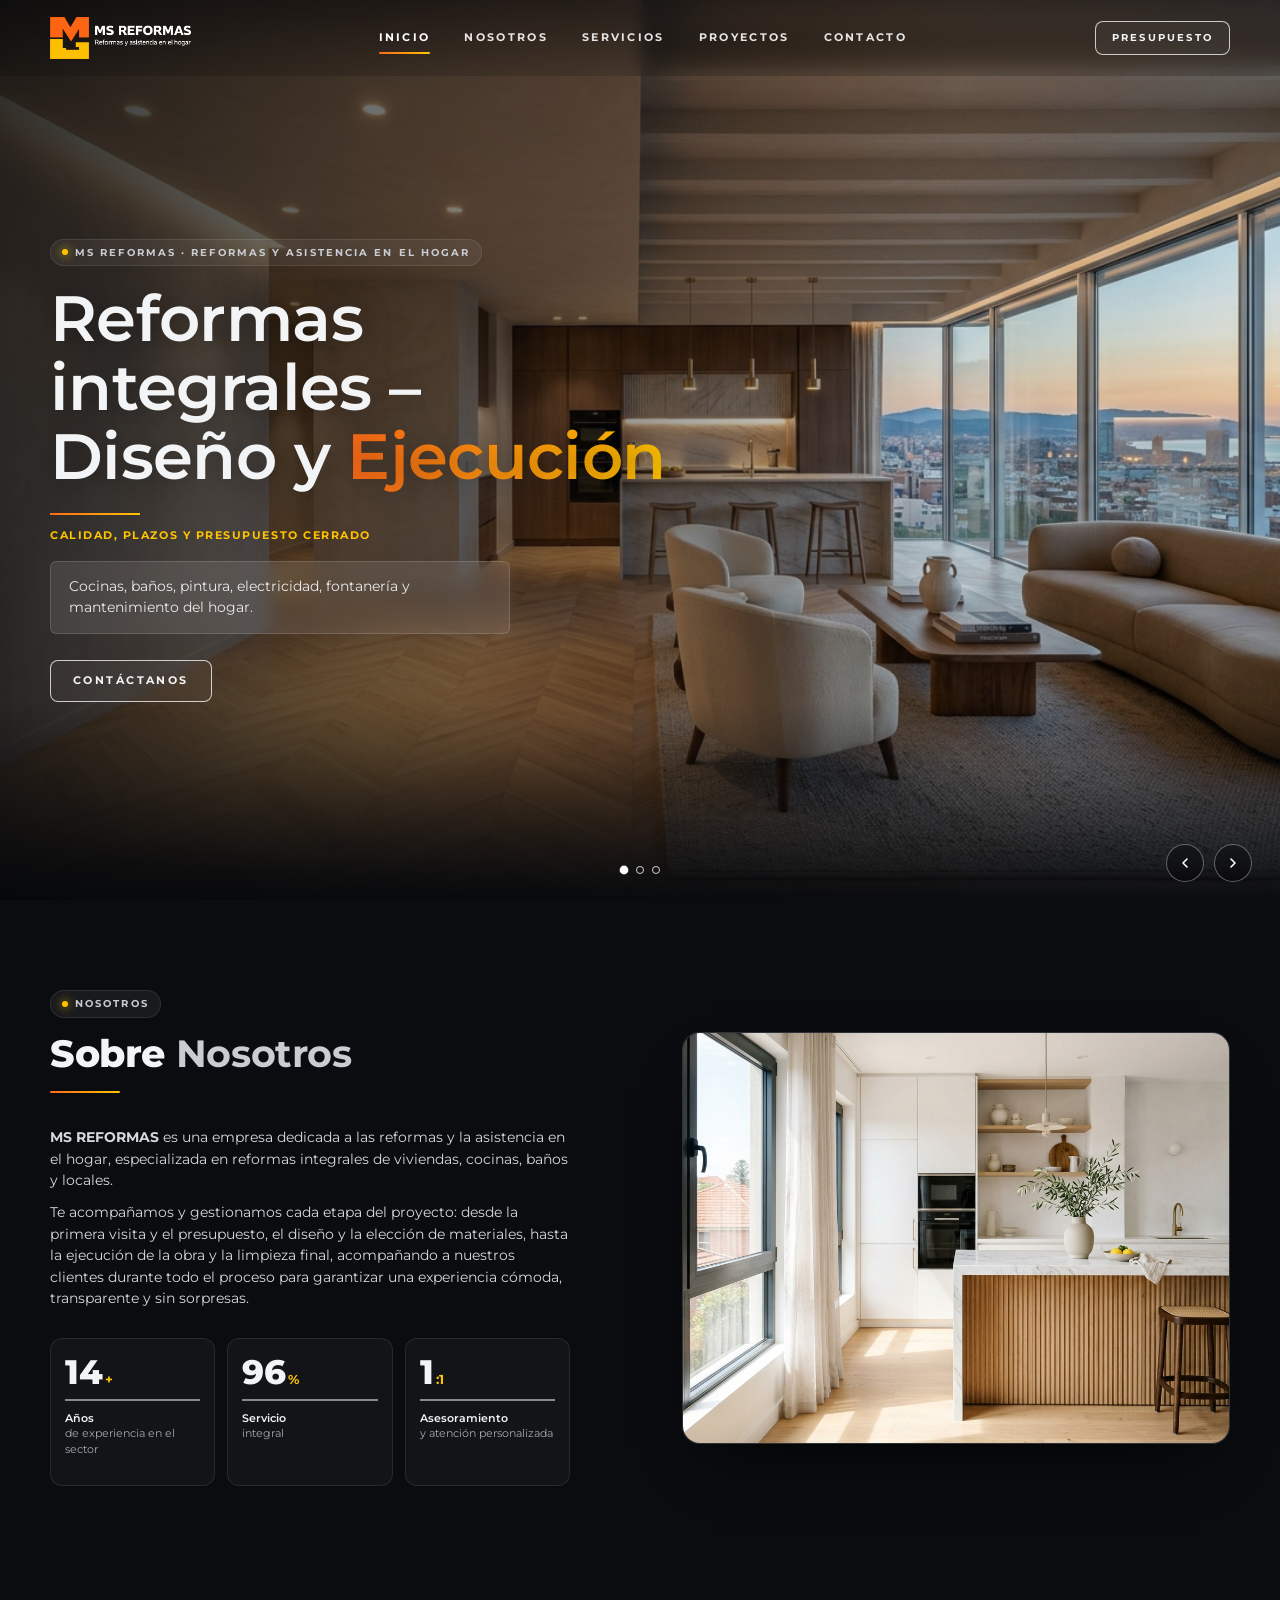
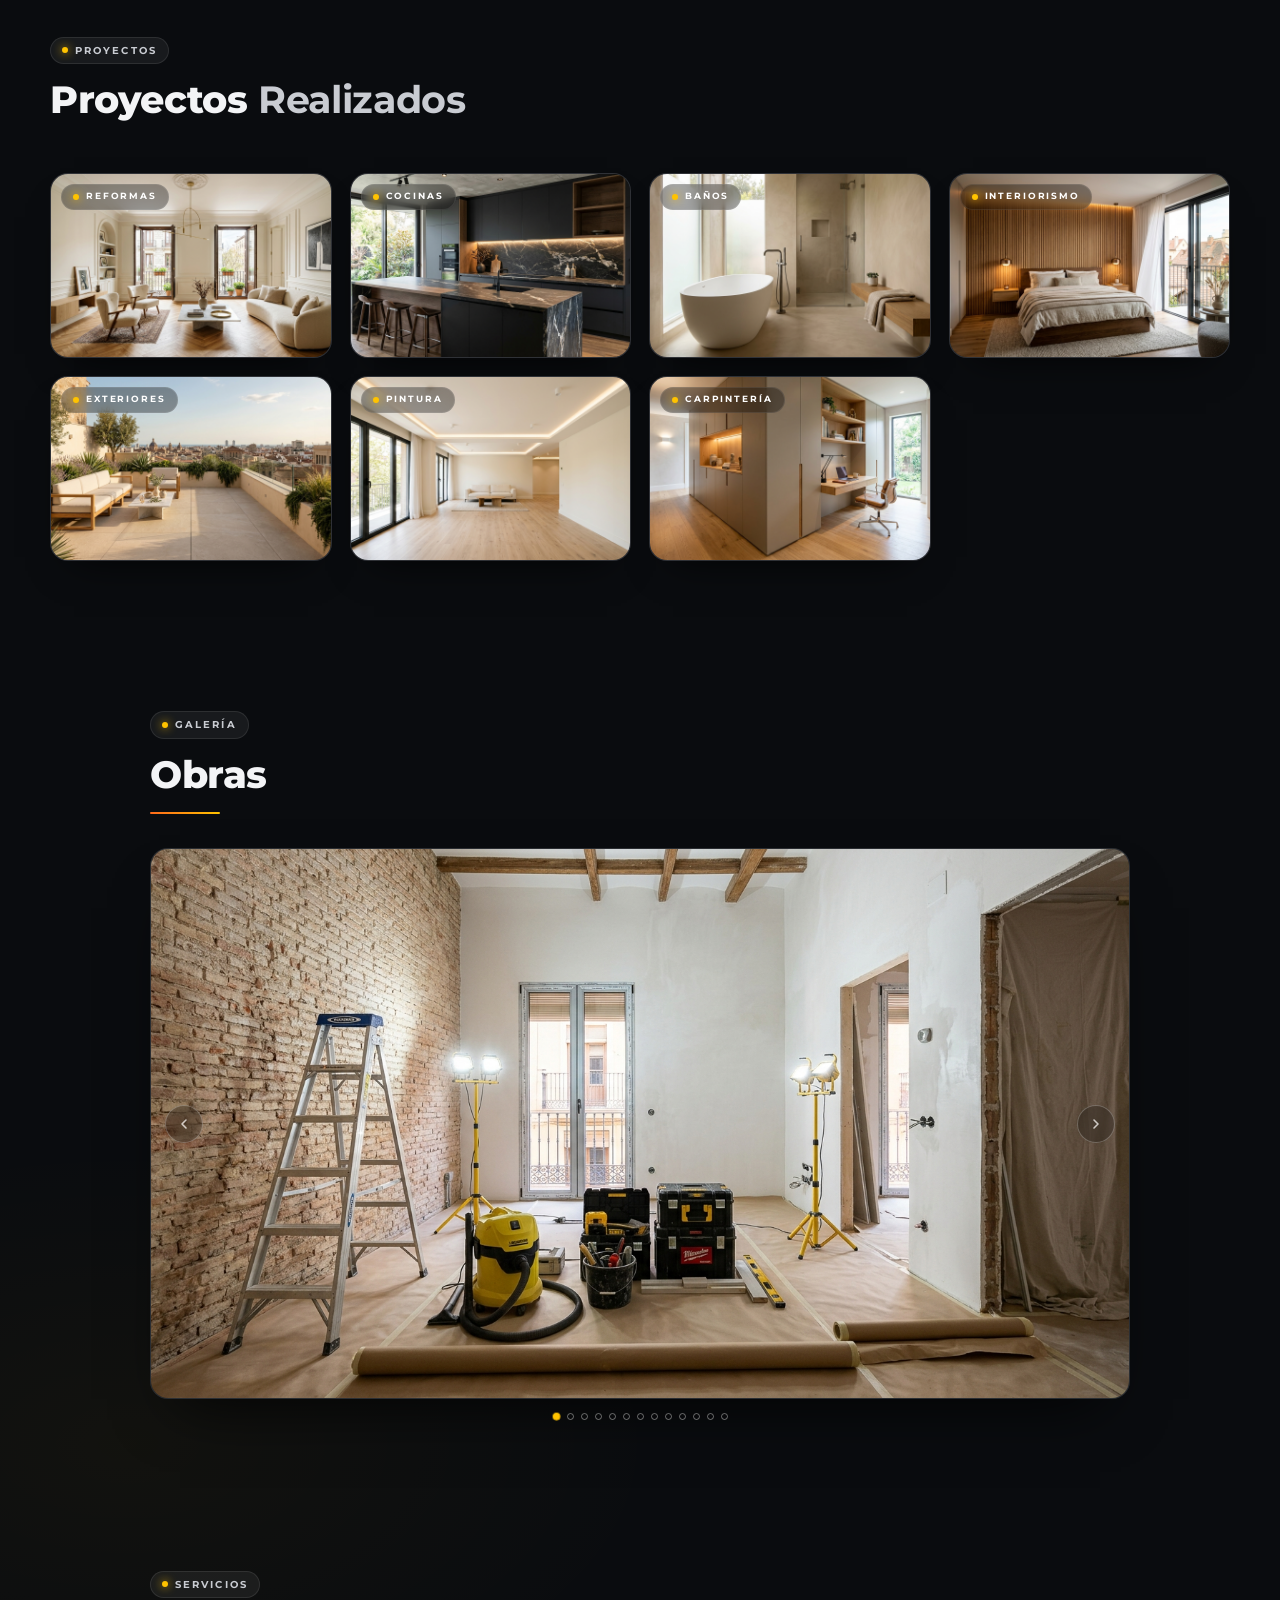
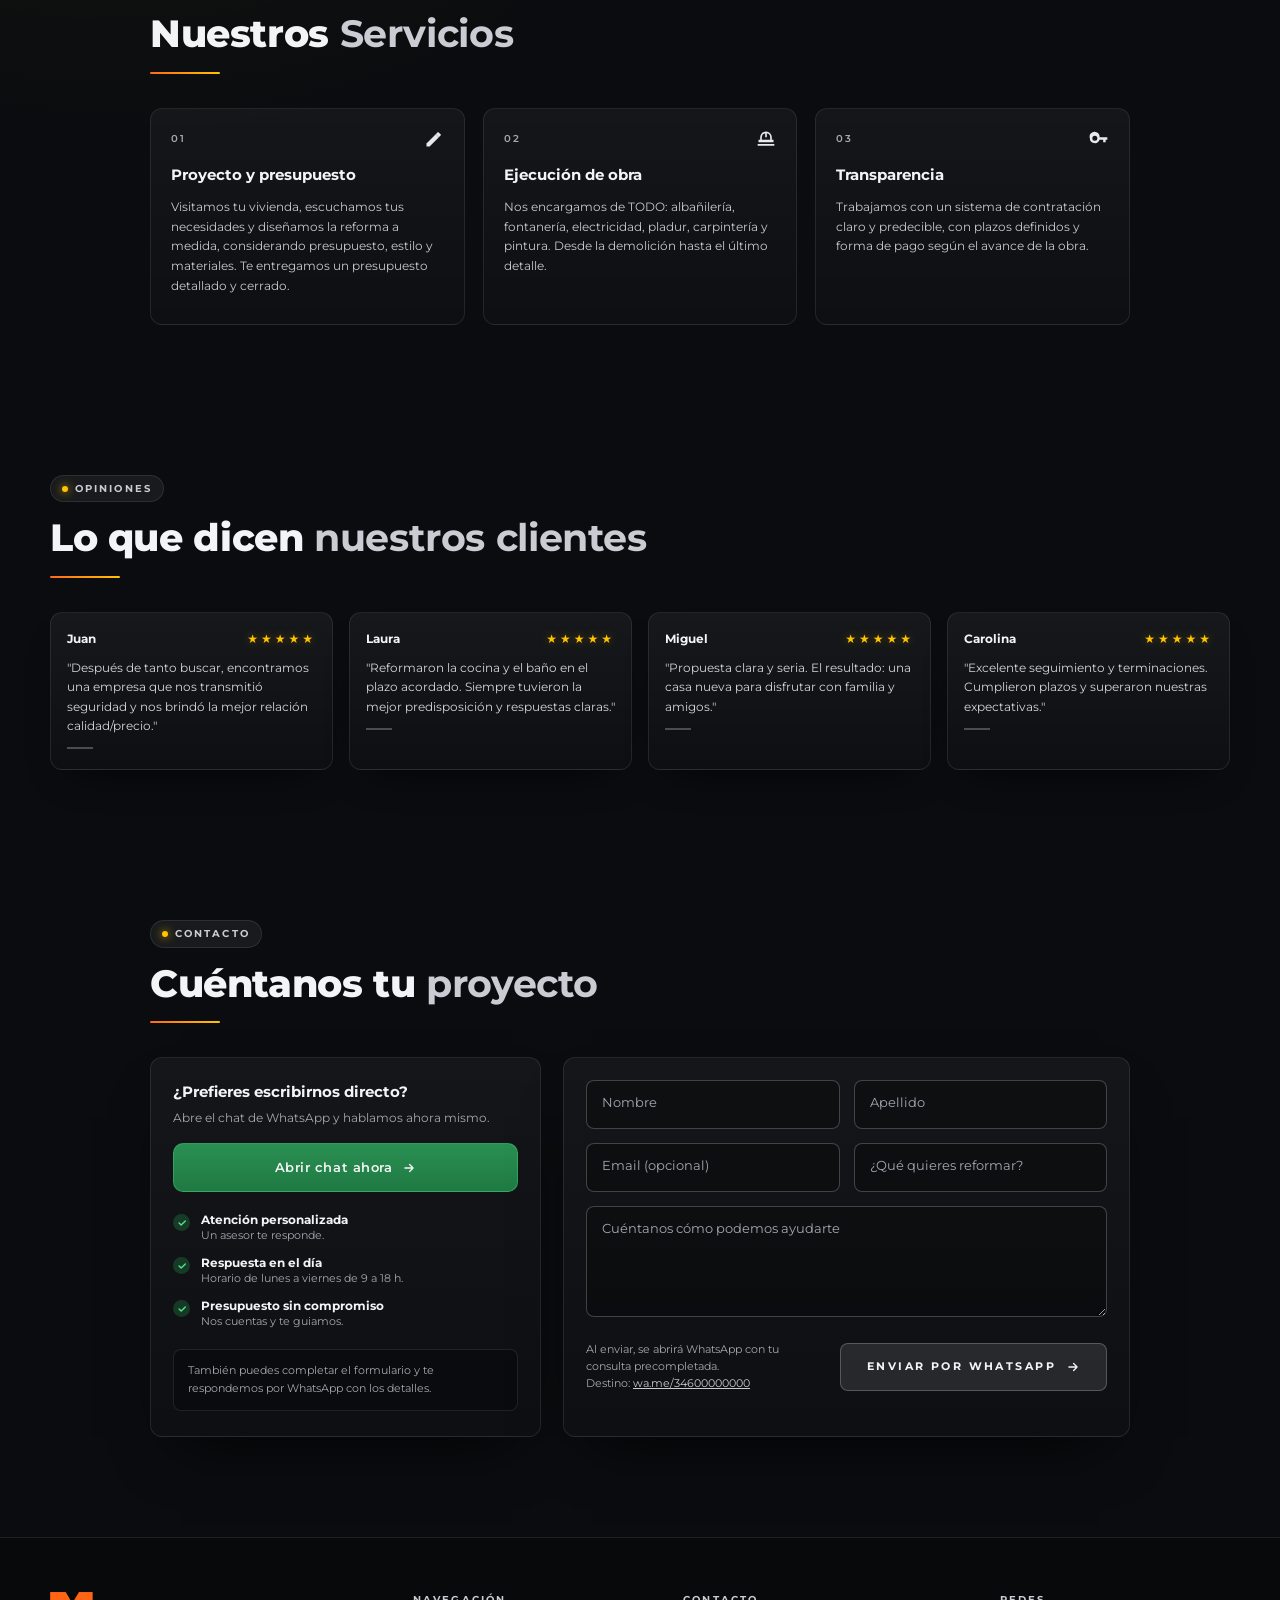
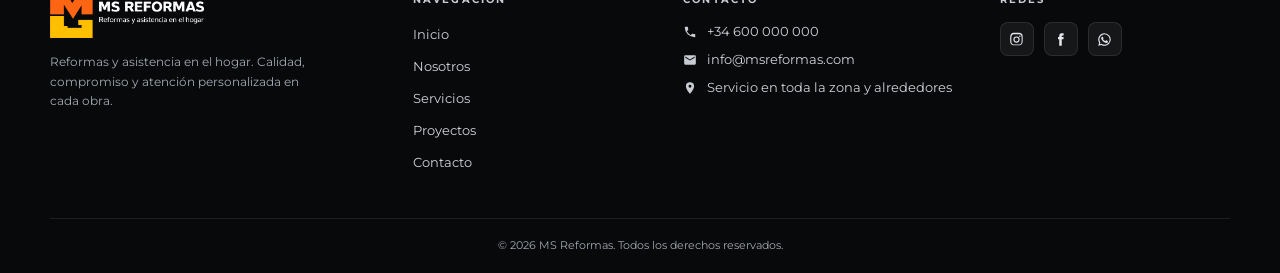
<file: index.html>
<!DOCTYPE html>
<html lang="es">
<head>
  <meta charset="UTF-8" />
  <meta name="viewport" content="width=device-width, initial-scale=1.0" />
  <title>MS Reformas | Reformas y asistencia en el hogar</title>
  <meta name="description" content="MS Reformas: reformas integrales, cocinas, baños, pintura, electricidad, fontanería y mantenimiento del hogar. Pide tu presupuesto sin compromiso." />
  <link rel="icon" type="image/png" href="assets/img/favicon.png" />
  <link rel="preconnect" href="https://fonts.googleapis.com" />
  <link rel="preconnect" href="https://fonts.gstatic.com" crossorigin />
  <link href="https://fonts.googleapis.com/css2?family=Montserrat:wght@400;500;600;700;800&display=swap" rel="stylesheet" />
  <link rel="stylesheet" href="assets/css/styles.css" />
</head>
<body>

  <!-- ================= HEADER ================= -->
  <header class="header" id="header">
    <div class="container header__inner">
      <a href="index.html#inicio" class="header__logo" aria-label="MS Reformas – Inicio">
        <img src="assets/img/logo.png" alt="MS Reformas" />
      </a>
      <nav class="nav" id="nav">
        <a href="index.html#inicio" class="nav__link">Inicio</a>
        <a href="index.html#nosotros" class="nav__link">Nosotros</a>
        <a href="index.html#servicios" class="nav__link">Servicios</a>
        <a href="index.html#proyectos" class="nav__link">Proyectos</a>
        <a href="index.html#contacto" class="nav__link">Contacto</a>
        <a href="index.html#contacto" class="btn btn--outline nav__cta-mobile">Presupuesto</a>
      </nav>
      <a href="index.html#contacto" class="btn btn--outline header__cta">Presupuesto</a>
      <button class="burger" id="burger" aria-label="Abrir menú" aria-expanded="false">
        <span></span><span></span><span></span>
      </button>
    </div>
  </header>

  <main>
    <!-- ================= HERO ================= -->
    <section class="hero" id="inicio">
      <div class="hero__slides">
        <div class="hero__slide is-active" style="background-image:url('assets/img/hero-1.jpg')"></div>
        <div class="hero__slide" style="background-image:url('assets/img/hero-2.jpg')"></div>
        <div class="hero__slide" style="background-image:url('assets/img/hero-3.jpg')"></div>
      </div>
      <div class="hero__overlay"></div>

      <div class="container hero__content">
        <span class="badge hero__badge"><i></i>MS Reformas · Reformas y asistencia en el hogar</span>
        <h1 class="hero__title">Reformas integrales –<br />Diseño y <span class="text-grad">Ejecución</span></h1>
        <span class="hero__line"></span>
        <p class="hero__eyebrow">Calidad, plazos y presupuesto cerrado</p>
        <p class="hero__glass">Cocinas, baños, pintura, electricidad, fontanería y mantenimiento del hogar.</p>
        <a href="#contacto" class="btn btn--outline hero__btn">Contáctanos</a>
      </div>

      <div class="hero__dots" id="heroDots"></div>
      <div class="hero__arrows">
        <button class="circle-btn" id="heroPrev" aria-label="Anterior">
          <svg viewBox="0 0 24 24"><path d="M15 18l-6-6 6-6"/></svg>
        </button>
        <button class="circle-btn" id="heroNext" aria-label="Siguiente">
          <svg viewBox="0 0 24 24"><path d="M9 6l6 6-6 6"/></svg>
        </button>
      </div>
    </section>

    <!-- ================= SOBRE NOSOTROS ================= -->
    <section class="section about" id="nosotros">
      <div class="container about__grid">
        <div class="about__text">
          <span class="badge reveal"><i></i>Nosotros</span>
          <h2 class="section__title reveal">Sobre <span class="text-soft">Nosotros</span></h2>
          <span class="section__bar reveal"></span>
          <p class="reveal">
            <strong>MS REFORMAS</strong> es una empresa dedicada a las reformas y la asistencia en el hogar,
            especializada en reformas integrales de viviendas, cocinas, baños y locales.
          </p>
          <p class="reveal">
            Te acompañamos y gestionamos cada etapa del proyecto: desde la primera visita y el presupuesto,
            el diseño y la elección de materiales, hasta la ejecución de la obra y la limpieza final,
            acompañando a nuestros clientes durante todo el proceso para garantizar una experiencia
            cómoda, transparente y sin sorpresas.
          </p>

          <div class="stats">
            <div class="stat reveal">
              <div class="stat__num"><span data-count="15">0</span><small>+</small></div>
              <span class="stat__bar"></span>
              <p><b>Años</b>de experiencia en el sector</p>
            </div>
            <div class="stat reveal">
              <div class="stat__num"><span data-count="100">0</span><small>%</small></div>
              <span class="stat__bar"></span>
              <p><b>Servicio</b>integral</p>
            </div>
            <div class="stat reveal">
              <div class="stat__num"><span data-count="1">0</span><small>:1</small></div>
              <span class="stat__bar"></span>
              <p><b>Asesoramiento</b>y atención personalizada</p>
            </div>
          </div>
        </div>

        <div class="about__media reveal">
          <img src="assets/img/about.jpg" alt="Cocina reformada por MS Reformas" loading="lazy" />
        </div>
      </div>
    </section>

    <!-- ================= PROYECTOS ================= -->
    <section class="section" id="proyectos">
      <div class="container">
        <span class="badge reveal"><i></i>Proyectos</span>
        <h2 class="section__title reveal">Proyectos <span class="text-soft">Realizados</span></h2>
        <span class="section__bar reveal"></span>
        <div class="projects" id="projectsGrid"></div>
      </div>
    </section>

    <!-- ================= OBRAS (GALERÍA) ================= -->
    <section class="section" id="obras">
      <div class="container container--narrow">
        <span class="badge reveal"><i></i>Galería</span>
        <h2 class="section__title reveal">Obras</h2>
        <span class="section__bar reveal"></span>

        <div class="carousel reveal" id="galleryCarousel">
          <div class="carousel__track"></div>
          <button class="circle-btn carousel__prev" aria-label="Anterior">
            <svg viewBox="0 0 24 24"><path d="M15 18l-6-6 6-6"/></svg>
          </button>
          <button class="circle-btn carousel__next" aria-label="Siguiente">
            <svg viewBox="0 0 24 24"><path d="M9 6l6 6-6 6"/></svg>
          </button>
        </div>
        <div class="carousel__dots" id="galleryDots"></div>
      </div>
    </section>

    <!-- ================= SERVICIOS ================= -->
    <section class="section" id="servicios">
      <div class="container container--narrow">
        <span class="badge reveal"><i></i>Servicios</span>
        <h2 class="section__title reveal">Nuestros <span class="text-soft">Servicios</span></h2>
        <span class="section__bar reveal"></span>

        <div class="services">
          <article class="service reveal">
            <div class="service__head">
              <span class="service__num">01</span>
              <svg class="service__icon" viewBox="0 0 24 24"><path d="M3 17.25V21h3.75L17.81 9.94l-3.75-3.75L3 17.25z"/><path d="M14.06 6.19l3.75 3.75 2.13-2.13a1 1 0 000-1.41l-2.34-2.34a1 1 0 00-1.41 0l-2.13 2.13z"/></svg>
            </div>
            <h3>Proyecto y presupuesto</h3>
            <p>Visitamos tu vivienda, escuchamos tus necesidades y diseñamos la reforma a medida, considerando
              presupuesto, estilo y materiales. Te entregamos un presupuesto detallado y cerrado.</p>
          </article>
          <article class="service reveal">
            <div class="service__head">
              <span class="service__num">02</span>
              <svg class="service__icon" viewBox="0 0 24 24"><path d="M12 3a7 7 0 00-7 7v3H3v3h18v-3h-2v-3a7 7 0 00-7-7zm-1 2.08V10h2V5.08A5 5 0 0117 10v3H7v-3a5 5 0 014-4.92zM2 18h20v2H2z"/></svg>
            </div>
            <h3>Ejecución de obra</h3>
            <p>Nos encargamos de TODO: albañilería, fontanería, electricidad, pladur, carpintería y pintura.
              Desde la demolición hasta el último detalle.</p>
          </article>
          <article class="service reveal">
            <div class="service__head">
              <span class="service__num">03</span>
              <svg class="service__icon" viewBox="0 0 24 24"><path d="M7 14a3 3 0 110-6 3 3 0 010 6zm5.65-4A6 6 0 101 11a6 6 0 0011.65 2H17v3h3v-3h2v-3H12.65z"/></svg>
            </div>
            <h3>Transparencia</h3>
            <p>Trabajamos con un sistema de contratación claro y predecible, con plazos definidos y forma de
              pago según el avance de la obra.</p>
          </article>
        </div>
      </div>
    </section>

    <!-- ================= TESTIMONIOS ================= -->
    <section class="section" id="testimonios">
      <div class="container">
        <span class="badge reveal"><i></i>Opiniones</span>
        <h2 class="section__title reveal">Lo que dicen <span class="text-soft">nuestros clientes</span></h2>
        <span class="section__bar reveal"></span>

        <div class="testimonials">
          <article class="testimonial reveal">
            <div class="testimonial__head"><b>Juan</b><span class="stars">★★★★★</span></div>
            <p>"Después de tanto buscar, encontramos una empresa que nos transmitió seguridad y nos brindó la mejor relación calidad/precio."</p>
            <span class="testimonial__line"></span>
          </article>
          <article class="testimonial reveal">
            <div class="testimonial__head"><b>Laura</b><span class="stars">★★★★★</span></div>
            <p>"Reformaron la cocina y el baño en el plazo acordado. Siempre tuvieron la mejor predisposición y respuestas claras."</p>
            <span class="testimonial__line"></span>
          </article>
          <article class="testimonial reveal">
            <div class="testimonial__head"><b>Miguel</b><span class="stars">★★★★★</span></div>
            <p>"Propuesta clara y seria. El resultado: una casa nueva para disfrutar con familia y amigos."</p>
            <span class="testimonial__line"></span>
          </article>
          <article class="testimonial reveal">
            <div class="testimonial__head"><b>Carolina</b><span class="stars">★★★★★</span></div>
            <p>"Excelente seguimiento y terminaciones. Cumplieron plazos y superaron nuestras expectativas."</p>
            <span class="testimonial__line"></span>
          </article>
        </div>
      </div>
    </section>

    <!-- ================= CONTACTO ================= -->
    <section class="section" id="contacto">
      <div class="container container--narrow">
        <span class="badge reveal"><i></i>Contacto</span>
        <h2 class="section__title reveal">Cuéntanos tu <span class="text-soft">proyecto</span></h2>
        <span class="section__bar reveal"></span>

        <div class="contact">
          <aside class="contact__card reveal">
            <h3>¿Prefieres escribirnos directo?</h3>
            <p class="muted">Abre el chat de WhatsApp y hablamos ahora mismo.</p>
            <a href="#" class="btn btn--wa" data-wa-link target="_blank" rel="noopener">
              Abrir chat ahora
              <svg viewBox="0 0 24 24"><path d="M5 12h14M13 6l6 6-6 6"/></svg>
            </a>
            <ul class="checks">
              <li><b>Atención personalizada</b><span>Un asesor te responde.</span></li>
              <li><b>Respuesta en el día</b><span>Horario de lunes a viernes de 9 a 18 h.</span></li>
              <li><b>Presupuesto sin compromiso</b><span>Nos cuentas y te guiamos.</span></li>
            </ul>
            <p class="contact__note">También puedes completar el formulario y te respondemos por WhatsApp con los detalles.</p>
          </aside>

          <form class="contact__form reveal" id="contactForm" novalidate>
            <div class="form-grid">
              <div class="field">
                <input type="text" id="fNombre" name="nombre" placeholder=" " required />
                <label for="fNombre">Nombre</label>
              </div>
              <div class="field">
                <input type="text" id="fApellido" name="apellido" placeholder=" " />
                <label for="fApellido">Apellido</label>
              </div>
              <div class="field">
                <input type="email" id="fEmail" name="email" placeholder=" " />
                <label for="fEmail">Email (opcional)</label>
              </div>
              <div class="field">
                <input type="text" id="fZona" name="zona" placeholder=" " />
                <label for="fZona">¿Qué quieres reformar?</label>
              </div>
              <div class="field field--full">
                <textarea id="fMensaje" name="mensaje" rows="4" placeholder=" " required></textarea>
                <label for="fMensaje">Cuéntanos cómo podemos ayudarte</label>
              </div>
            </div>
            <div class="form-foot">
              <div class="form-foot__info">
                <p>Al enviar, se abrirá WhatsApp con tu consulta precompletada.</p>
                <p>Destino: <a href="#" data-wa-link data-wa-text target="_blank" rel="noopener"></a></p>
              </div>
              <button type="submit" class="btn btn--solid">
                Enviar por WhatsApp
                <svg viewBox="0 0 24 24"><path d="M5 12h14M13 6l6 6-6 6"/></svg>
              </button>
            </div>
            <p class="form-error" id="formError" role="alert"></p>
          </form>
        </div>
      </div>
    </section>
  </main>

  <!-- ================= FOOTER ================= -->
  <footer class="footer">
    <div class="container footer__grid">
      <div class="footer__brand">
        <img src="assets/img/logo.png" alt="MS Reformas" />
        <p>Reformas y asistencia en el hogar. Calidad, compromiso y atención personalizada en cada obra.</p>
      </div>
      <div>
        <h4>Navegación</h4>
        <ul>
          <li><a href="index.html#inicio">Inicio</a></li>
          <li><a href="index.html#nosotros">Nosotros</a></li>
          <li><a href="index.html#servicios">Servicios</a></li>
          <li><a href="index.html#proyectos">Proyectos</a></li>
          <li><a href="index.html#contacto">Contacto</a></li>
        </ul>
      </div>
      <div>
        <h4>Contacto</h4>
        <ul class="footer__contact">
          <li><svg viewBox="0 0 24 24"><path d="M6.6 10.8a15.1 15.1 0 006.6 6.6l2.2-2.2a1 1 0 011-.25 11.4 11.4 0 003.6.57 1 1 0 011 1V20a1 1 0 01-1 1A17 17 0 013 4a1 1 0 011-1h3.5a1 1 0 011 1c0 1.25.2 2.45.57 3.57a1 1 0 01-.25 1z"/></svg><a href="#" data-phone></a></li>
          <li><svg viewBox="0 0 24 24"><path d="M20 4H4a2 2 0 00-2 2v12a2 2 0 002 2h16a2 2 0 002-2V6a2 2 0 00-2-2zm0 4l-8 5-8-5V6l8 5 8-5z"/></svg><a href="#" data-email></a></li>
          <li><svg viewBox="0 0 24 24"><path d="M12 2a7 7 0 00-7 7c0 5.25 7 13 7 13s7-7.75 7-13a7 7 0 00-7-7zm0 9.5A2.5 2.5 0 1112 6.5a2.5 2.5 0 010 5z"/></svg><span data-location></span></li>
        </ul>
      </div>
      <div>
        <h4>Redes</h4>
        <div class="socials">
          <a href="#" data-instagram aria-label="Instagram" target="_blank" rel="noopener">
            <svg viewBox="0 0 24 24"><path d="M12 7a5 5 0 100 10 5 5 0 000-10zm0 8.2a3.2 3.2 0 110-6.4 3.2 3.2 0 010 6.4zM17.3 5.5a1.2 1.2 0 100 2.4 1.2 1.2 0 000-2.4zM21.9 7.1c-.1-1.6-.4-3-1.6-4.2S17.7 1.3 16.1 1.2C14.4 1.1 9.6 1.1 7.9 1.2 6.3 1.3 4.9 1.6 3.7 2.8S2.1 5.5 2 7.1c-.1 1.7-.1 6.5 0 8.2.1 1.6.4 3 1.6 4.2s2.6 1.5 4.2 1.6c1.7.1 6.5.1 8.2 0 1.6-.1 3-.4 4.2-1.6s1.5-2.6 1.6-4.2c.1-1.7.1-6.5 0-8.2zM19.8 17.6a3.3 3.3 0 01-1.9 1.9c-1.3.5-4.4.4-5.9.4s-4.6.1-5.9-.4a3.3 3.3 0 01-1.9-1.9c-.5-1.3-.4-4.4-.4-5.9s-.1-4.6.4-5.9a3.3 3.3 0 011.9-1.9c1.3-.5 4.4-.4 5.9-.4s4.6-.1 5.9.4a3.3 3.3 0 011.9 1.9c.5 1.3.4 4.4.4 5.9s.1 4.6-.4 5.9z"/></svg>
          </a>
          <a href="#" data-facebook aria-label="Facebook" target="_blank" rel="noopener">
            <svg viewBox="0 0 24 24"><path d="M14 8V6.5c0-.7.5-1 1-1h2V2h-3c-3 0-4 2-4 4.5V8H8v3.5h2V22h4V11.5h2.7L17 8h-3z"/></svg>
          </a>
          <a href="#" data-wa-link aria-label="WhatsApp" target="_blank" rel="noopener">
            <svg viewBox="0 0 24 24"><path d="M12 2a10 10 0 00-8.6 15.1L2 22l5-1.3A10 10 0 1012 2zm0 18.2a8.2 8.2 0 01-4.2-1.2l-.3-.2-3 .8.8-2.9-.2-.3A8.2 8.2 0 1112 20.2zm4.5-6.1c-.2-.1-1.5-.7-1.7-.8s-.4-.1-.6.1-.6.8-.8 1-.3.2-.5.1a6.7 6.7 0 01-3.3-2.9c-.3-.4.3-.4.7-1.4.1-.2 0-.3 0-.4l-.8-1.8c-.2-.5-.4-.4-.6-.4h-.5a1 1 0 00-.7.3 3 3 0 00-.9 2.2 5.2 5.2 0 001.1 2.7 11.8 11.8 0 004.5 4c1.7.7 2.3.8 3.2.6a2.7 2.7 0 001.7-1.2 2.2 2.2 0 00.2-1.2c-.1-.1-.3-.2-.5-.3z"/></svg>
          </a>
        </div>
      </div>
    </div>
    <div class="container footer__bottom">
      <p>© <span id="year"></span> MS Reformas. Todos los derechos reservados.</p>
    </div>
  </footer>

  <script src="assets/js/data.js"></script>
  <script src="assets/js/main.js"></script>
</body>
</html>
</file>
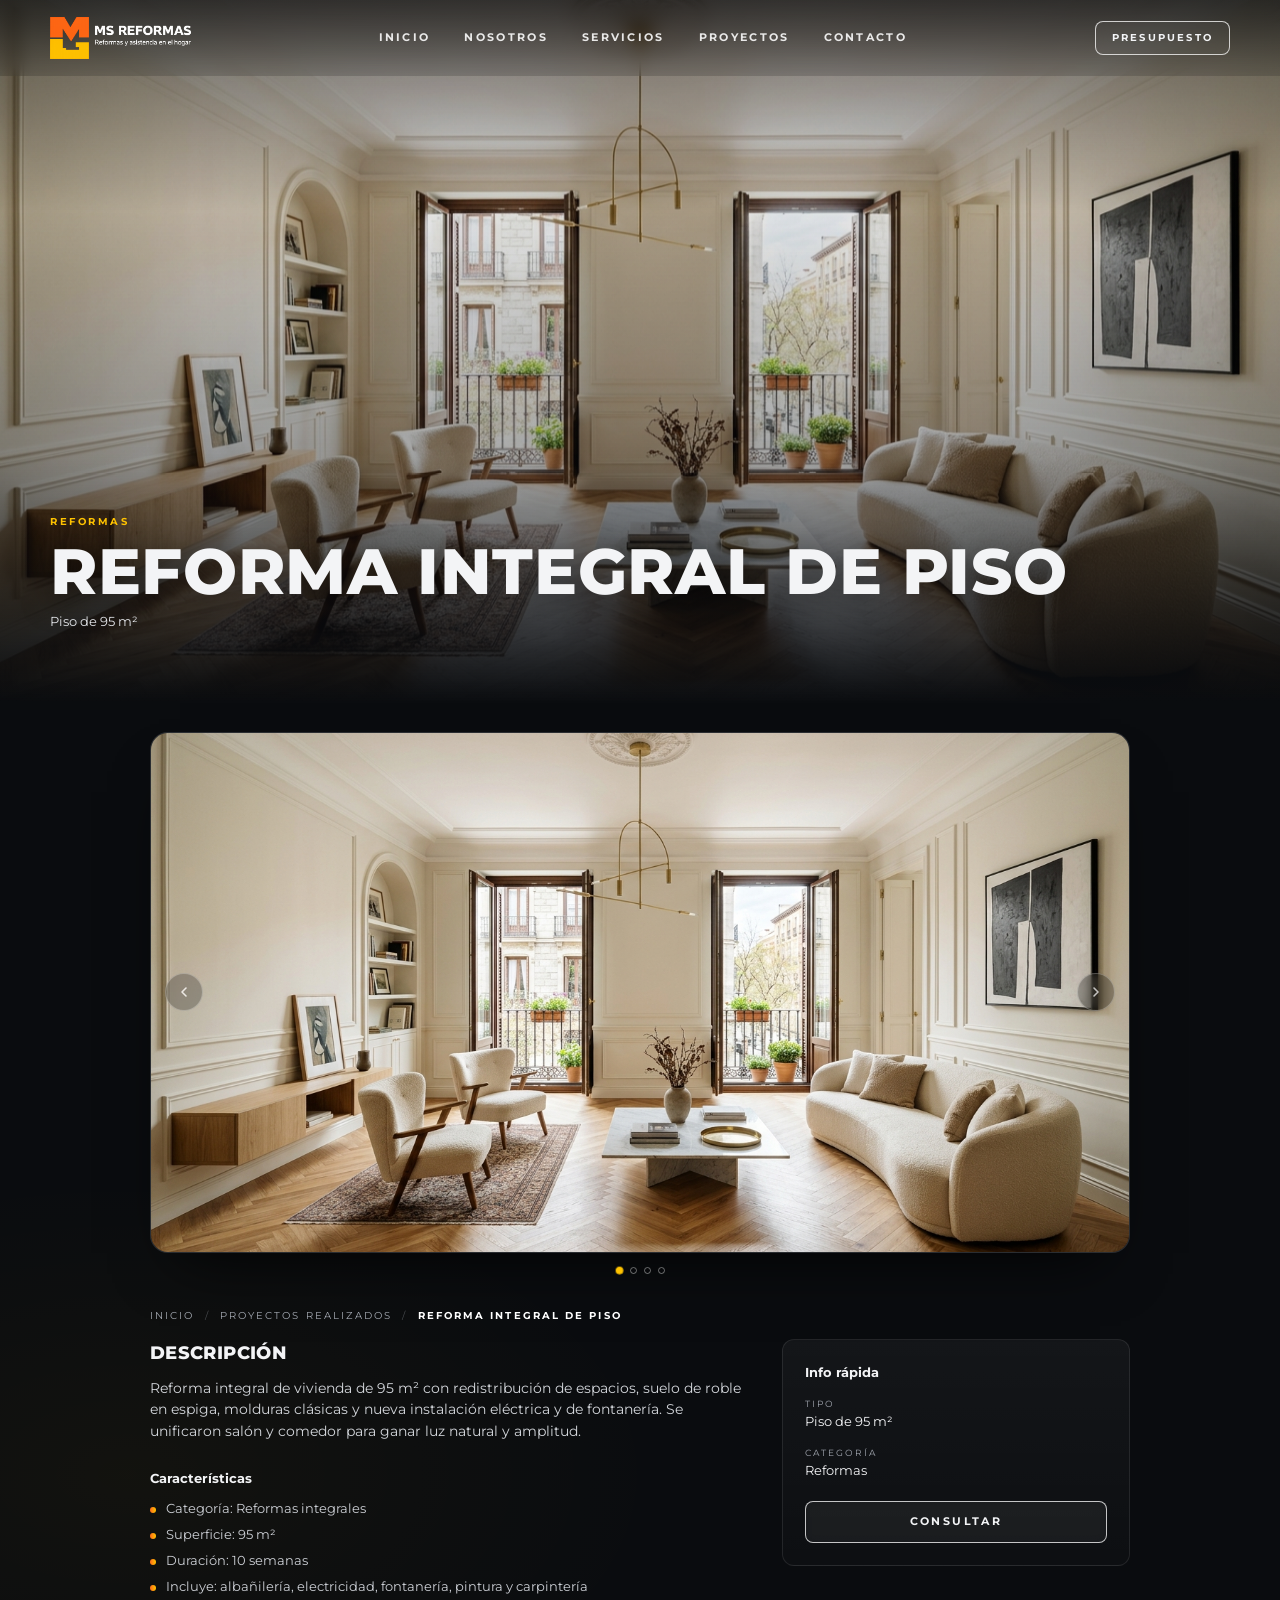
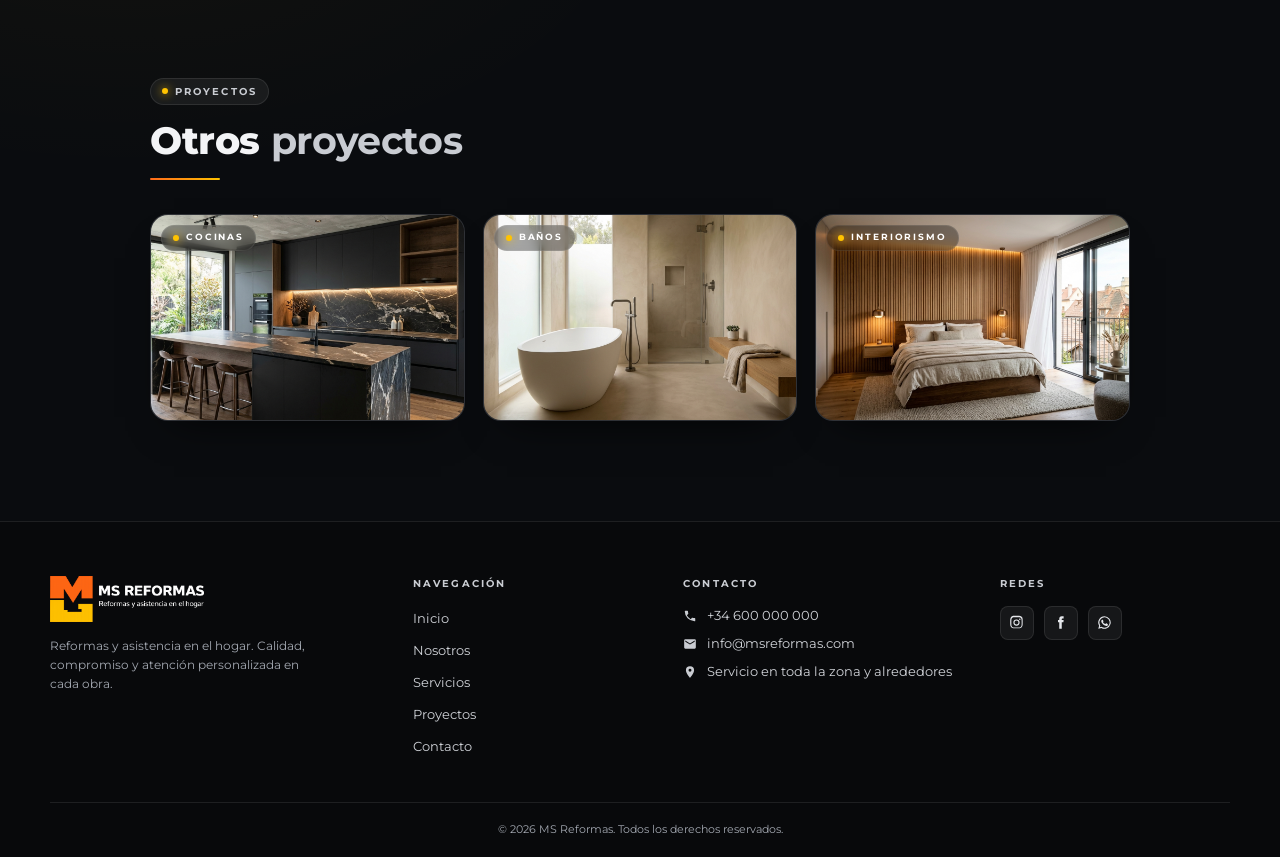
<file: proyecto.html>
<!DOCTYPE html>
<html lang="es">
<head>
  <meta charset="UTF-8" />
  <meta name="viewport" content="width=device-width, initial-scale=1.0" />
  <title>Proyecto | MS Reformas</title>
  <meta name="description" content="MS Reformas: reformas integrales, cocinas, baños, pintura, electricidad, fontanería y mantenimiento del hogar. Pide tu presupuesto sin compromiso." />
  <link rel="icon" type="image/png" href="assets/img/favicon.png" />
  <link rel="preconnect" href="https://fonts.googleapis.com" />
  <link rel="preconnect" href="https://fonts.gstatic.com" crossorigin />
  <link href="https://fonts.googleapis.com/css2?family=Montserrat:wght@400;500;600;700;800&display=swap" rel="stylesheet" />
  <link rel="stylesheet" href="assets/css/styles.css" />
</head>
<body>

  <!-- ================= HEADER ================= -->
  <header class="header" id="header">
    <div class="container header__inner">
      <a href="index.html#inicio" class="header__logo" aria-label="MS Reformas – Inicio">
        <img src="assets/img/logo.png" alt="MS Reformas" />
      </a>
      <nav class="nav" id="nav">
        <a href="index.html#inicio" class="nav__link">Inicio</a>
        <a href="index.html#nosotros" class="nav__link">Nosotros</a>
        <a href="index.html#servicios" class="nav__link">Servicios</a>
        <a href="index.html#proyectos" class="nav__link">Proyectos</a>
        <a href="index.html#contacto" class="nav__link">Contacto</a>
        <a href="index.html#contacto" class="btn btn--outline nav__cta-mobile">Presupuesto</a>
      </nav>
      <a href="index.html#contacto" class="btn btn--outline header__cta">Presupuesto</a>
      <button class="burger" id="burger" aria-label="Abrir menú" aria-expanded="false">
        <span></span><span></span><span></span>
      </button>
    </div>
  </header>

  <main id="projectPage">
    <section class="p-hero">
      <div class="p-hero__bg" id="pHeroBg"></div>
      <div class="container p-hero__content">
        <span class="p-hero__cat" id="pCat"></span>
        <h1 class="p-hero__title" id="pTitle"></h1>
        <p class="p-hero__loc" id="pLoc"></p>
      </div>
    </section>

    <section class="p-body">
      <div class="container container--narrow">
        <div class="carousel reveal" id="projectCarousel">
          <div class="carousel__track"></div>
          <button class="circle-btn carousel__prev" aria-label="Anterior">
            <svg viewBox="0 0 24 24"><path d="M15 18l-6-6 6-6"/></svg>
          </button>
          <button class="circle-btn carousel__next" aria-label="Siguiente">
            <svg viewBox="0 0 24 24"><path d="M9 6l6 6-6 6"/></svg>
          </button>
        </div>
        <div class="carousel__dots" id="projectDots"></div>

        <nav class="breadcrumb reveal" aria-label="Ruta">
          <a href="index.html">Inicio</a><span class="sep">/</span>
          <a href="index.html#proyectos">Proyectos realizados</a><span class="sep">/</span>
          <span class="current" id="pCrumb"></span>
        </nav>

        <div class="p-grid">
          <div class="p-desc reveal">
            <h2>Descripción</h2>
            <p id="pDesc"></p>
            <h3>Características</h3>
            <ul id="pFeatures"></ul>
          </div>
          <aside class="p-info reveal">
            <h4>Info rápida</h4>
            <dl>
              <div><dt>Tipo</dt><dd id="pInfoLoc"></dd></div>
              <div><dt>Categoría</dt><dd id="pInfoCat"></dd></div>
            </dl>
            <a href="#" class="btn btn--outline" id="pConsult" target="_blank" rel="noopener">Consultar</a>
          </aside>
        </div>

        <div class="p-more">
          <span class="badge reveal"><i></i>Proyectos</span>
          <h2 class="section__title reveal">Otros <span class="text-soft">proyectos</span></h2>
          <span class="section__bar reveal"></span>
          <div class="projects" id="moreProjects"></div>
        </div>
      </div>
    </section>
  </main>

  <!-- ================= FOOTER ================= -->
  <footer class="footer">
    <div class="container footer__grid">
      <div class="footer__brand">
        <img src="assets/img/logo.png" alt="MS Reformas" />
        <p>Reformas y asistencia en el hogar. Calidad, compromiso y atención personalizada en cada obra.</p>
      </div>
      <div>
        <h4>Navegación</h4>
        <ul>
          <li><a href="index.html#inicio">Inicio</a></li>
          <li><a href="index.html#nosotros">Nosotros</a></li>
          <li><a href="index.html#servicios">Servicios</a></li>
          <li><a href="index.html#proyectos">Proyectos</a></li>
          <li><a href="index.html#contacto">Contacto</a></li>
        </ul>
      </div>
      <div>
        <h4>Contacto</h4>
        <ul class="footer__contact">
          <li><svg viewBox="0 0 24 24"><path d="M6.6 10.8a15.1 15.1 0 006.6 6.6l2.2-2.2a1 1 0 011-.25 11.4 11.4 0 003.6.57 1 1 0 011 1V20a1 1 0 01-1 1A17 17 0 013 4a1 1 0 011-1h3.5a1 1 0 011 1c0 1.25.2 2.45.57 3.57a1 1 0 01-.25 1z"/></svg><a href="#" data-phone></a></li>
          <li><svg viewBox="0 0 24 24"><path d="M20 4H4a2 2 0 00-2 2v12a2 2 0 002 2h16a2 2 0 002-2V6a2 2 0 00-2-2zm0 4l-8 5-8-5V6l8 5 8-5z"/></svg><a href="#" data-email></a></li>
          <li><svg viewBox="0 0 24 24"><path d="M12 2a7 7 0 00-7 7c0 5.25 7 13 7 13s7-7.75 7-13a7 7 0 00-7-7zm0 9.5A2.5 2.5 0 1112 6.5a2.5 2.5 0 010 5z"/></svg><span data-location></span></li>
        </ul>
      </div>
      <div>
        <h4>Redes</h4>
        <div class="socials">
          <a href="#" data-instagram aria-label="Instagram" target="_blank" rel="noopener">
            <svg viewBox="0 0 24 24"><path d="M12 7a5 5 0 100 10 5 5 0 000-10zm0 8.2a3.2 3.2 0 110-6.4 3.2 3.2 0 010 6.4zM17.3 5.5a1.2 1.2 0 100 2.4 1.2 1.2 0 000-2.4zM21.9 7.1c-.1-1.6-.4-3-1.6-4.2S17.7 1.3 16.1 1.2C14.4 1.1 9.6 1.1 7.9 1.2 6.3 1.3 4.9 1.6 3.7 2.8S2.1 5.5 2 7.1c-.1 1.7-.1 6.5 0 8.2.1 1.6.4 3 1.6 4.2s2.6 1.5 4.2 1.6c1.7.1 6.5.1 8.2 0 1.6-.1 3-.4 4.2-1.6s1.5-2.6 1.6-4.2c.1-1.7.1-6.5 0-8.2zM19.8 17.6a3.3 3.3 0 01-1.9 1.9c-1.3.5-4.4.4-5.9.4s-4.6.1-5.9-.4a3.3 3.3 0 01-1.9-1.9c-.5-1.3-.4-4.4-.4-5.9s-.1-4.6.4-5.9a3.3 3.3 0 011.9-1.9c1.3-.5 4.4-.4 5.9-.4s4.6-.1 5.9.4a3.3 3.3 0 011.9 1.9c.5 1.3.4 4.4.4 5.9s.1 4.6-.4 5.9z"/></svg>
          </a>
          <a href="#" data-facebook aria-label="Facebook" target="_blank" rel="noopener">
            <svg viewBox="0 0 24 24"><path d="M14 8V6.5c0-.7.5-1 1-1h2V2h-3c-3 0-4 2-4 4.5V8H8v3.5h2V22h4V11.5h2.7L17 8h-3z"/></svg>
          </a>
          <a href="#" data-wa-link aria-label="WhatsApp" target="_blank" rel="noopener">
            <svg viewBox="0 0 24 24"><path d="M12 2a10 10 0 00-8.6 15.1L2 22l5-1.3A10 10 0 1012 2zm0 18.2a8.2 8.2 0 01-4.2-1.2l-.3-.2-3 .8.8-2.9-.2-.3A8.2 8.2 0 1112 20.2zm4.5-6.1c-.2-.1-1.5-.7-1.7-.8s-.4-.1-.6.1-.6.8-.8 1-.3.2-.5.1a6.7 6.7 0 01-3.3-2.9c-.3-.4.3-.4.7-1.4.1-.2 0-.3 0-.4l-.8-1.8c-.2-.5-.4-.4-.6-.4h-.5a1 1 0 00-.7.3 3 3 0 00-.9 2.2 5.2 5.2 0 001.1 2.7 11.8 11.8 0 004.5 4c1.7.7 2.3.8 3.2.6a2.7 2.7 0 001.7-1.2 2.2 2.2 0 00.2-1.2c-.1-.1-.3-.2-.5-.3z"/></svg>
          </a>
        </div>
      </div>
    </div>
    <div class="container footer__bottom">
      <p>© <span id="year"></span> MS Reformas. Todos los derechos reservados.</p>
    </div>
  </footer>

  <script src="assets/js/data.js"></script>
  <script src="assets/js/main.js"></script>
</body>
</html>
</file>
<file: assets/css/styles.css>
/* =========================================================
   MS REFORMAS – Estilos
   ========================================================= */
:root {
  --bg: #0a0c0f;
  --bg-2: #0e1116;
  --card: rgba(255, 255, 255, 0.035);
  --card-hover: rgba(255, 255, 255, 0.06);
  --border: rgba(255, 255, 255, 0.09);
  --border-strong: rgba(255, 255, 255, 0.22);
  --text: #f3f4f6;
  --muted: #a3a8b1;
  --soft: #c9ccd2;
  --orange: #ff6a1a;
  --yellow: #ffc300;
  --grad: linear-gradient(90deg, var(--orange), var(--yellow));
  --wa: #1f7a43;
  --radius: 18px;
  --radius-sm: 12px;
  --container: 1180px;
  --ease: cubic-bezier(.2, .7, .2, 1);
  --header-h: 76px;
}

*,
*::before,
*::after { box-sizing: border-box; margin: 0; padding: 0; }

html { scroll-behavior: smooth; scroll-padding-top: var(--header-h); }

body {
  font-family: 'Montserrat', system-ui, sans-serif;
  background:
    radial-gradient(1200px 600px at 80% 10%, rgba(255, 106, 26, 0.05), transparent 60%),
    radial-gradient(900px 500px at 10% 60%, rgba(255, 195, 0, 0.035), transparent 60%),
    var(--bg);
  color: var(--text);
  line-height: 1.6;
  font-size: 15px;
  -webkit-font-smoothing: antialiased;
  overflow-x: hidden;
}

img { display: block; max-width: 100%; }
a { color: inherit; text-decoration: none; }
button { font: inherit; cursor: pointer; border: 0; background: none; color: inherit; }
svg { width: 1em; height: 1em; }

.container { width: min(var(--container), 100% - 48px); margin-inline: auto; }
.container--narrow { width: min(980px, 100% - 48px); }

.text-grad {
  background: var(--grad);
  -webkit-background-clip: text;
  background-clip: text;
  color: transparent;
}
.text-soft { color: var(--soft); font-weight: 700; }
.muted { color: var(--muted); }

/* ---------- Buttons ---------- */
.btn {
  display: inline-flex; align-items: center; justify-content: center; gap: 10px;
  font-size: 11px; font-weight: 700; letter-spacing: .22em; text-transform: uppercase;
  padding: 11px 22px; border-radius: 8px;
  transition: all .35s var(--ease);
  white-space: nowrap;
}
.btn svg { width: 14px; height: 14px; fill: none; stroke: currentColor; stroke-width: 2.2; stroke-linecap: round; stroke-linejoin: round; transition: transform .3s var(--ease); }
.btn:hover svg { transform: translateX(4px); }

.btn--outline {
  border: 1.5px solid rgba(255, 255, 255, .75);
  background: rgba(255, 255, 255, .04);
  backdrop-filter: blur(6px);
}
.btn--outline:hover { background: #fff; color: #0a0c0f; border-color: #fff; }

.btn--solid {
  background: rgba(255, 255, 255, .1);
  border: 1px solid var(--border-strong);
  padding: 14px 26px;
}
.btn--solid:hover { background: var(--grad); color: #111; border-color: transparent; box-shadow: 0 10px 30px -10px rgba(255, 140, 0, .6); }

.btn--wa {
  width: 100%; background: linear-gradient(180deg, #2a8f52, var(--wa));
  border: 1px solid rgba(80, 220, 130, .35);
  letter-spacing: .04em; text-transform: none; font-size: 13px; font-weight: 600;
  padding: 13px 20px; border-radius: 10px;
}
.btn--wa:hover { filter: brightness(1.15); box-shadow: 0 10px 30px -10px rgba(40, 200, 100, .6); }

.circle-btn {
  width: 38px; height: 38px; border-radius: 50%;
  display: grid; place-items: center;
  background: rgba(0, 0, 0, .35); border: 1px solid rgba(255, 255, 255, .35);
  backdrop-filter: blur(6px);
  transition: all .3s var(--ease);
}
.circle-btn svg { width: 16px; height: 16px; fill: none; stroke: #fff; stroke-width: 2.4; stroke-linecap: round; stroke-linejoin: round; }
.circle-btn:hover { background: var(--grad); border-color: transparent; }
.circle-btn:hover svg { stroke: #111; }

/* ---------- Badge ---------- */
.badge {
  display: inline-flex; align-items: center; gap: 7px;
  font-size: 9.5px; font-weight: 700; letter-spacing: .22em; text-transform: uppercase;
  padding: 5px 11px; border-radius: 999px;
  background: rgba(255, 255, 255, .06); border: 1px solid var(--border);
  color: var(--soft);
}
.badge i { width: 6px; height: 6px; border-radius: 50%; background: var(--yellow); box-shadow: 0 0 10px var(--yellow); }

/* ---------- Header ---------- */
/* el fondo/blur va en ::before para no crear un containing block que atrape al menú móvil (position: fixed) */
.header {
  position: fixed; inset: 0 0 auto 0; z-index: 100;
  height: var(--header-h);
  transition: height .4s var(--ease);
}
.header::before {
  content: ''; position: absolute; inset: 0; z-index: -1;
  background: linear-gradient(180deg, rgba(5, 6, 8, .55), rgba(5, 6, 8, .15));
  -webkit-backdrop-filter: blur(8px);
  backdrop-filter: blur(8px);
  transition: background .4s var(--ease), box-shadow .4s var(--ease);
}
.header.is-scrolled { --header-h: 66px; }
.header.is-scrolled::before {
  background: rgba(10, 12, 15, .78);
  -webkit-backdrop-filter: blur(16px) saturate(140%);
  backdrop-filter: blur(16px) saturate(140%);
  box-shadow: 0 1px 0 var(--border), 0 10px 40px -20px rgba(0, 0, 0, .8);
}
.header__inner { height: 100%; display: flex; align-items: center; justify-content: space-between; gap: 24px; }
.header__logo img { height: 42px; width: auto; transition: height .4s var(--ease); }
.header.is-scrolled .header__logo img { height: 36px; }

.nav { display: flex; align-items: center; gap: 34px; }
.nav__link {
  position: relative;
  font-size: 10.5px; font-weight: 700; letter-spacing: .22em; text-transform: uppercase;
  color: rgba(255, 255, 255, .88);
  padding: 6px 0;
  transition: color .3s;
}
.nav__link::after {
  content: ''; position: absolute; left: 0; right: 0; bottom: -2px; height: 2px;
  background: var(--grad); border-radius: 2px;
  transform: scaleX(0); transform-origin: left; transition: transform .35s var(--ease);
}
.nav__link:hover, .nav__link.is-active { color: #fff; }
.nav__link:hover::after, .nav__link.is-active::after { transform: scaleX(1); }
.nav__cta-mobile { display: none; }
.header__cta { padding: 8px 16px; font-size: 10px; }

.burger { display: none; width: 40px; height: 40px; position: relative; }
.burger span { position: absolute; left: 9px; right: 9px; height: 2px; background: #fff; border-radius: 2px; transition: all .35s var(--ease); }
.burger span:nth-child(1) { top: 13px; }
.burger span:nth-child(2) { top: 19px; }
.burger span:nth-child(3) { top: 25px; }
.burger.is-open span:nth-child(1) { top: 19px; transform: rotate(45deg); }
.burger.is-open span:nth-child(2) { opacity: 0; }
.burger.is-open span:nth-child(3) { top: 19px; transform: rotate(-45deg); }

/* ---------- Hero ---------- */
.hero {
  position: relative; height: 100vh; min-height: 620px; max-height: 1000px;
  overflow: hidden; display: flex; align-items: center;
}
.hero__slides, .hero__slide, .hero__overlay { position: absolute; inset: 0; }
.hero__slide {
  background-size: cover; background-position: center;
  background-color: #1a1d22;
  opacity: 0; transform: scale(1.08);
  transition: opacity 1.4s ease, transform 7s ease-out;
}
.hero__slide.is-active { opacity: 1; transform: scale(1); }
.hero__overlay {
  background:
    linear-gradient(90deg, rgba(5, 7, 10, .82) 0%, rgba(5, 7, 10, .45) 45%, rgba(5, 7, 10, .1) 75%),
    linear-gradient(0deg, rgba(10, 12, 15, 1) 0%, rgba(10, 12, 15, 0) 22%);
}
.hero__content { position: relative; z-index: 2; padding-top: 40px; }
.hero__content > * { max-width: 620px; }
.hero__badge { margin-bottom: 18px; }
.hero__title {
  font-size: clamp(36px, 5.2vw, 64px); font-weight: 600; line-height: 1.08; letter-spacing: -.01em;
  text-shadow: 0 4px 30px rgba(0, 0, 0, .35);
}
.hero__line { display: block; width: 90px; height: 2px; background: var(--grad); margin: 22px 0 12px; }
.hero__eyebrow { font-size: 11px; font-weight: 700; letter-spacing: .14em; text-transform: uppercase; color: var(--yellow); }
.hero__glass {
  margin: 16px 0 26px; padding: 14px 18px; max-width: 460px;
  font-size: 13.5px; color: #e9eaee;
  background: rgba(255, 255, 255, .1); border: 1px solid rgba(255, 255, 255, .14);
  border-radius: 6px; backdrop-filter: blur(10px);
}
/* hero entrance */
.hero__content > * { opacity: 0; transform: translateY(24px); filter: blur(8px); animation: heroIn 1s var(--ease) forwards; }
.hero__content > *:nth-child(1) { animation-delay: .15s; }
.hero__content > *:nth-child(2) { animation-delay: .3s; }
.hero__content > *:nth-child(3) { animation-delay: .45s; }
.hero__content > *:nth-child(4) { animation-delay: .55s; }
.hero__content > *:nth-child(5) { animation-delay: .65s; }
.hero__content > *:nth-child(6) { animation-delay: .8s; }
@keyframes heroIn { to { opacity: 1; transform: none; filter: blur(0); } }

.hero__dots { position: absolute; left: 50%; bottom: 26px; transform: translateX(-50%); display: flex; gap: 8px; z-index: 3; }
.dot {
  width: 8px; height: 8px; border-radius: 50%;
  border: 1.5px solid rgba(255, 255, 255, .8); background: transparent;
  transition: all .35s var(--ease);
}
.dot.is-active { background: #fff; transform: scale(1.1); }
.hero__arrows { position: absolute; right: 28px; bottom: 18px; display: flex; gap: 10px; z-index: 3; }

/* ---------- Sections ---------- */
.section { padding: 110px 0 40px; position: relative; }
.section__title { font-size: clamp(28px, 3.4vw, 38px); font-weight: 800; letter-spacing: -.01em; margin-top: 14px; line-height: 1.15; }
.section__bar { display: block; width: 70px; height: 2px; background: var(--grad); margin: 16px 0 34px; border-radius: 2px; }

/* reveal (blur in) */
.reveal { opacity: 0; filter: blur(14px); transform: translateY(26px); transition: opacity 1s var(--ease), filter 1s var(--ease), transform 1s var(--ease); }
.reveal.is-visible { opacity: 1; filter: blur(0); transform: none; }

/* ---------- About ---------- */
.about { padding-top: 90px; }
.about__grid { display: grid; grid-template-columns: 1.05fr 1fr; gap: 56px; align-items: center; }
.about__text p { font-size: 13.5px; color: #d6d8dd; margin-bottom: 10px; max-width: 520px; }
.about__media { border-radius: var(--radius); overflow: hidden; box-shadow: 0 30px 60px -30px rgba(0, 0, 0, .9); border: 1px solid var(--border); aspect-ratio: 4/3; background: #1a1d22; }
.about__media img { width: 100%; height: 100%; object-fit: cover; transition: transform 1.2s var(--ease); }
.about__media:hover img { transform: scale(1.05); }

.stats { display: grid; grid-template-columns: repeat(3, 1fr); gap: 12px; margin-top: 28px; max-width: 520px; }
.stat { background: var(--card); border: 1px solid var(--border); border-radius: var(--radius-sm); padding: 16px 14px 18px; transition: background .3s, border-color .3s, transform .3s var(--ease); }
.stat:hover { background: var(--card-hover); border-color: rgba(255, 195, 0, .35); transform: translateY(-4px); }
.stat__num { font-size: 34px; font-weight: 800; line-height: 1; display: flex; align-items: baseline; }
.stat__num small { font-size: 13px; font-weight: 700; margin-left: 2px; color: var(--yellow); }
.stat__bar { display: block; width: 100%; height: 2px; background: rgba(255, 255, 255, .5); margin: 10px 0; }
.stat p { font-size: 11px; color: var(--muted); line-height: 1.4; }
.stat p b { display: block; color: var(--text); font-weight: 600; }

/* ---------- Projects ---------- */
.projects { display: grid; grid-template-columns: repeat(4, 1fr); gap: 18px; }
.project {
  position: relative; display: block; aspect-ratio: 16/10.5;
  border-radius: var(--radius); overflow: hidden;
  border: 1px solid var(--border); background: #1a1d22;
  box-shadow: 0 20px 40px -24px rgba(0, 0, 0, .9);
  transition: transform .5s var(--ease), box-shadow .5s var(--ease), border-color .5s;
}
.project img { width: 100%; height: 100%; object-fit: cover; transition: transform .8s var(--ease), filter .5s var(--ease); }
.project .badge { position: absolute; top: 10px; left: 10px; z-index: 2; background: rgba(0, 0, 0, .35); backdrop-filter: blur(6px); color: #fff; font-size: 8.5px; }
.project__overlay {
  position: absolute; inset: 0; z-index: 1;
  display: flex; flex-direction: column; align-items: center; justify-content: center; text-align: center; gap: 4px;
  background: rgba(8, 10, 13, .45); opacity: 0;
  transition: opacity .45s var(--ease);
  padding: 16px;
}
.project__overlay h3 { font-size: 17px; font-weight: 700; transform: translateY(12px); transition: transform .5s var(--ease); }
.project__overlay span { font-size: 9.5px; letter-spacing: .2em; text-transform: uppercase; color: var(--soft); transform: translateY(12px); transition: transform .5s var(--ease) .05s; }
.project__overlay .btn { margin-top: 12px; padding: 8px 16px; font-size: 9.5px; border-radius: 999px; border: 1px solid rgba(255, 255, 255, .5); background: rgba(255, 255, 255, .08); transform: translateY(12px); transition: transform .5s var(--ease) .1s, background .3s, color .3s; }
.project:hover { transform: translateY(-6px); border-color: rgba(255, 195, 0, .35); box-shadow: 0 30px 50px -24px rgba(0, 0, 0, 1); }
.project:hover img { transform: scale(1.08); filter: blur(4px) brightness(.7); }
.project:hover .project__overlay { opacity: 1; }
.project:hover .project__overlay > * { transform: none; }
.project:hover .project__overlay .btn:hover { background: #fff; color: #111; }

/* ---------- Carousel (gallery) ---------- */
.carousel { position: relative; border-radius: var(--radius); overflow: hidden; aspect-ratio: 16/9; background: #15181d; border: 1px solid var(--border); box-shadow: 0 30px 60px -30px rgba(0, 0, 0, .9); touch-action: pan-y; }
.carousel__track { display: flex; height: 100%; transition: transform .8s var(--ease); }
.carousel__track img { flex: 0 0 100%; width: 100%; height: 100%; object-fit: cover; user-select: none; -webkit-user-drag: none; }
.carousel__prev, .carousel__next { position: absolute; top: 50%; transform: translateY(-50%); z-index: 2; opacity: .7; }
.carousel__prev { left: 14px; }
.carousel__next { right: 14px; }
.carousel:hover .carousel__prev, .carousel:hover .carousel__next { opacity: 1; }
.carousel__dots { display: flex; justify-content: center; flex-wrap: wrap; gap: 7px; margin-top: 14px; }
.carousel__dots .dot { width: 7px; height: 7px; border-color: rgba(255, 255, 255, .55); }
.carousel__dots .dot.is-active { background: var(--yellow); border-color: var(--yellow); }

/* ---------- Services ---------- */
.services { display: grid; grid-template-columns: repeat(3, 1fr); gap: 18px; }
.service {
  background: linear-gradient(180deg, rgba(255, 255, 255, .045), rgba(255, 255, 255, .015));
  border: 1px solid var(--border); border-radius: var(--radius-sm);
  padding: 20px 20px 28px; min-height: 210px;
  transition: transform .4s var(--ease), border-color .4s, box-shadow .4s;
}
.service:hover { transform: translateY(-6px); border-color: rgba(255, 106, 26, .4); box-shadow: 0 20px 40px -20px rgba(255, 106, 26, .25); }
.service__head { display: flex; justify-content: space-between; align-items: center; margin-bottom: 14px; }
.service__num { font-size: 10px; letter-spacing: .2em; color: var(--muted); font-weight: 600; }
.service__icon { width: 20px; height: 20px; fill: #e8e9ec; transition: fill .3s; }
.service:hover .service__icon { fill: var(--yellow); }
.service h3 { font-size: 15px; font-weight: 700; margin-bottom: 10px; }
.service p { font-size: 12px; color: #c7cad0; line-height: 1.65; }

/* ---------- Testimonials ---------- */
.testimonials { display: grid; grid-template-columns: repeat(4, 1fr); gap: 16px; }
.testimonial {
  background: linear-gradient(180deg, rgba(255, 255, 255, .05), rgba(255, 255, 255, .015));
  border: 1px solid var(--border); border-radius: var(--radius-sm);
  padding: 16px 16px 20px;
  box-shadow: 0 20px 40px -24px rgba(0, 0, 0, .9);
  transition: transform .4s var(--ease), border-color .4s;
}
.testimonial:hover { transform: translateY(-6px); border-color: rgba(255, 195, 0, .35); }
.testimonial__head { display: flex; justify-content: space-between; align-items: center; margin-bottom: 10px; }
.testimonial__head b { font-size: 12px; font-weight: 700; }
.stars { color: var(--yellow); letter-spacing: 3px; font-size: 12px; text-shadow: 0 0 10px rgba(255, 195, 0, .35); }
.testimonial p { font-size: 12px; color: #d4d6db; line-height: 1.6; }
.testimonial__line { display: block; width: 26px; height: 2px; background: rgba(255, 255, 255, .25); margin-top: 12px; }

/* ---------- Contact ---------- */
#contacto { padding-bottom: 100px; }
.contact { display: grid; grid-template-columns: 1fr 1.45fr; gap: 22px; }
.contact__card, .contact__form {
  background: linear-gradient(180deg, rgba(255, 255, 255, .045), rgba(255, 255, 255, .015));
  border: 1px solid var(--border); border-radius: var(--radius-sm);
  padding: 22px;
  box-shadow: 0 30px 60px -30px rgba(0, 0, 0, .9);
}
.contact__card h3 { font-size: 15px; font-weight: 700; }
.contact__card .muted { font-size: 12px; margin: 4px 0 16px; }
.checks { list-style: none; margin: 20px 0; display: grid; gap: 12px; }
.checks li { position: relative; padding-left: 28px; font-size: 11px; color: var(--muted); line-height: 1.35; }
.checks li b { display: block; font-size: 12px; color: var(--text); }
.checks li::before {
  content: ''; position: absolute; left: 0; top: 2px; width: 17px; height: 17px; border-radius: 50%;
  background: rgba(40, 180, 90, .25) url("data:image/svg+xml,%3Csvg xmlns='http://www.w3.org/2000/svg' viewBox='0 0 24 24' fill='none' stroke='%2350e08a' stroke-width='3.5' stroke-linecap='round' stroke-linejoin='round'%3E%3Cpath d='M5 12l5 5L20 7'/%3E%3C/svg%3E") center/10px no-repeat;
}
.contact__note { font-size: 11px; color: var(--muted); background: rgba(0, 0, 0, .25); border: 1px solid var(--border); border-radius: 8px; padding: 12px 14px; }

.form-grid { display: grid; grid-template-columns: 1fr 1fr; gap: 14px; }
.field { position: relative; }
.field--full { grid-column: 1 / -1; }
.field input, .field textarea {
  width: 100%; font: inherit; font-size: 13px; color: var(--text);
  background: rgba(0, 0, 0, .25); border: 1px solid var(--border-strong); border-radius: 8px;
  padding: 13px 14px; outline: none; resize: vertical;
  transition: border-color .3s, box-shadow .3s, background .3s;
}
.field textarea { min-height: 110px; }
.field label {
  position: absolute; left: 12px; top: 13px; padding: 0 4px;
  font-size: 12.5px; color: var(--muted); pointer-events: none;
  transition: all .25s var(--ease);
  border-radius: 4px;
}
.field input:focus, .field textarea:focus { border-color: rgba(255, 255, 255, .7); background: rgba(0, 0, 0, .35); box-shadow: 0 0 0 4px rgba(255, 195, 0, .08); }
.field input:focus + label, .field input:not(:placeholder-shown) + label,
.field textarea:focus + label, .field textarea:not(:placeholder-shown) + label {
  top: -8px; font-size: 9.5px; color: #fff; background: #15181d; font-weight: 600;
}
.field.has-error input, .field.has-error textarea { border-color: #ff5a5a; }

.form-foot { display: flex; align-items: center; justify-content: space-between; gap: 16px; margin-top: 18px; }
.form-foot__info p { font-size: 10.5px; color: var(--muted); }
.form-foot__info a { text-decoration: underline; color: var(--soft); }
.form-error { color: #ff7a7a; font-size: 12px; margin-top: 10px; min-height: 1em; }

/* ---------- Footer ---------- */
.footer { border-top: 1px solid var(--border); background: rgba(0, 0, 0, .25); padding: 54px 0 0; }
.footer__grid { display: grid; grid-template-columns: 1.4fr 1fr 1.2fr 1fr; gap: 40px; }
.footer__brand img { height: 46px; width: auto; margin-bottom: 14px; }
.footer__brand p { font-size: 12px; color: var(--muted); max-width: 280px; }
.footer h4 { font-size: 10px; letter-spacing: .22em; text-transform: uppercase; margin-bottom: 14px; color: var(--soft); }
.footer ul { list-style: none; display: grid; gap: 8px; }
.footer ul a, .footer ul span { font-size: 12.5px; color: #d0d3d8; transition: color .3s; }
.footer ul a:hover { color: var(--yellow); }
.footer__contact li { display: flex; align-items: center; gap: 10px; }
.footer__contact svg { width: 14px; height: 14px; fill: var(--soft); flex-shrink: 0; }
.socials { display: flex; gap: 10px; }
.socials a { width: 34px; height: 34px; display: grid; place-items: center; border-radius: 8px; background: rgba(255, 255, 255, .06); border: 1px solid var(--border); transition: all .3s var(--ease); }
.socials svg { width: 15px; height: 15px; fill: #e5e7eb; }
.socials a:hover { background: var(--grad); border-color: transparent; transform: translateY(-3px); }
.socials a:hover svg { fill: #111; }
.footer__bottom { border-top: 1px solid var(--border); margin-top: 44px; padding: 18px 0; }
.footer__bottom p { font-size: 11px; color: var(--muted); text-align: center; }

/* combinar reveal con efectos hover de tarjetas */
.reveal.stat, .reveal.service, .reveal.testimonial, .reveal.project {
  transition: opacity 1s var(--ease), filter 1s var(--ease), transform .6s var(--ease),
              border-color .4s, box-shadow .4s, background .3s;
}

/* =========================================================
   Página de proyecto
   ========================================================= */
.p-hero { position: relative; height: 78vh; min-height: 480px; display: flex; align-items: flex-end; overflow: hidden; }
.p-hero__bg { position: absolute; inset: 0; background-size: cover; background-position: center; background-color: #1a1d22; transform: scale(1.06); animation: pHeroZoom 8s ease-out forwards; }
@keyframes pHeroZoom { to { transform: scale(1); } }
.p-hero::after { content: ''; position: absolute; inset: 0; background: linear-gradient(0deg, rgba(10, 12, 15, 1) 0%, rgba(10, 12, 15, .35) 35%, rgba(10, 12, 15, .1) 70%, rgba(10, 12, 15, .5) 100%); }
.p-hero__content { position: relative; z-index: 2; padding-bottom: 70px; }
.p-hero__cat { font-size: 10px; letter-spacing: .25em; text-transform: uppercase; color: var(--yellow); font-weight: 700; }
.p-hero__title { font-size: clamp(34px, 5.5vw, 64px); font-weight: 800; text-transform: uppercase; line-height: 1.05; letter-spacing: .01em; margin: 6px 0 6px; text-shadow: 0 6px 30px rgba(0, 0, 0, .5); }
.p-hero__loc { font-size: 13px; color: #e2e4e8; }
.p-hero__content > * { opacity: 0; transform: translateY(24px); filter: blur(8px); animation: heroIn 1s var(--ease) forwards; }
.p-hero__content > *:nth-child(2) { animation-delay: .15s; }
.p-hero__content > *:nth-child(3) { animation-delay: .3s; }

.p-body { padding: 30px 0 100px; }
.p-body .carousel { aspect-ratio: 16/8.5; }
.breadcrumb { display: flex; flex-wrap: wrap; gap: 10px; font-size: 9.5px; letter-spacing: .22em; text-transform: uppercase; color: var(--muted); margin: 34px 0 16px; }
.breadcrumb a:hover { color: #fff; }
.breadcrumb .sep { opacity: .4; }
.breadcrumb .current { color: #fff; font-weight: 700; }
.p-grid { display: grid; grid-template-columns: 1.7fr 1fr; gap: 40px; align-items: start; }
.p-desc h2 { font-size: 18px; font-weight: 800; text-transform: uppercase; letter-spacing: .02em; margin-bottom: 10px; }
.p-desc p { font-size: 13.5px; color: #d3d6db; }
.p-desc h3 { font-size: 13px; font-weight: 700; margin: 26px 0 10px; }
.p-desc ul { list-style: none; display: grid; gap: 6px; }
.p-desc li { font-size: 12.5px; color: #cdd0d6; padding-left: 16px; position: relative; }
.p-desc li::before { content: ''; position: absolute; left: 0; top: 8px; width: 6px; height: 6px; border-radius: 50%; background: var(--grad); }
.p-info { background: linear-gradient(180deg, rgba(255, 255, 255, .045), rgba(255, 255, 255, .015)); border: 1px solid var(--border); border-radius: var(--radius-sm); padding: 22px; position: sticky; top: 90px; }
.p-info h4 { font-size: 13px; font-weight: 700; margin-bottom: 14px; }
.p-info dl { display: grid; gap: 14px; margin-bottom: 20px; }
.p-info dt { font-size: 9px; letter-spacing: .22em; text-transform: uppercase; color: var(--muted); }
.p-info dd { font-size: 13px; }
.p-info .btn { width: 100%; }

.p-more { margin-top: 80px; }
.p-more .projects { grid-template-columns: repeat(3, 1fr); }

/* =========================================================
   Responsive
   ========================================================= */
@media (max-width: 1080px) {
  .projects { grid-template-columns: repeat(3, 1fr); }
  .testimonials { grid-template-columns: repeat(2, 1fr); }
  .footer__grid { grid-template-columns: 1fr 1fr; }
}

@media (max-width: 900px) {
  .burger { display: block; z-index: 2; }
  .header__cta { display: none; }
  .nav {
    position: fixed; inset: 0; flex-direction: column; justify-content: center; gap: 28px;
    background: rgba(8, 10, 13, .96); backdrop-filter: blur(20px);
    opacity: 0; visibility: hidden; transition: all .4s var(--ease);
  }
  .nav.is-open { opacity: 1; visibility: visible; }
  .nav__link { font-size: 14px; opacity: 0; transform: translateY(14px); transition: all .4s var(--ease); }
  .nav.is-open .nav__link { opacity: 1; transform: none; }
  .nav.is-open .nav__link:nth-child(2) { transition-delay: .05s; }
  .nav.is-open .nav__link:nth-child(3) { transition-delay: .1s; }
  .nav.is-open .nav__link:nth-child(4) { transition-delay: .15s; }
  .nav.is-open .nav__link:nth-child(5) { transition-delay: .2s; }
  .nav__cta-mobile { display: inline-flex; margin-top: 10px; }

  .about__grid, .contact, .p-grid { grid-template-columns: 1fr; }
  .about__media { order: -1; }
  .services { grid-template-columns: 1fr; }
  .service { min-height: 0; }
  .p-info { position: static; }
  .p-more .projects { grid-template-columns: repeat(2, 1fr); }
}

@media (max-width: 640px) {
  :root { --header-h: 66px; }
  .header__logo img { height: 34px; }
  .section { padding: 80px 0 20px; }
  .projects, .p-more .projects { grid-template-columns: 1fr 1fr; gap: 12px; }
  .project__overlay h3 { font-size: 14px; }
  .testimonials { grid-template-columns: 1fr; }
  .stats { gap: 8px; }
  .stat__num { font-size: 26px; }
  .form-grid { grid-template-columns: 1fr; }
  .form-foot { flex-direction: column; align-items: stretch; }
  .footer__grid { grid-template-columns: 1fr; gap: 30px; }
  .hero__arrows { display: none; }
  .hero__overlay { background: linear-gradient(0deg, rgba(10, 12, 15, 1) 0%, rgba(5, 7, 10, .55) 40%, rgba(5, 7, 10, .55) 100%); }
  .carousel, .p-body .carousel { aspect-ratio: 4/3; }
}

@media (hover: none) {
  .project .project__overlay { opacity: 1; background: linear-gradient(0deg, rgba(8, 10, 13, .85), rgba(8, 10, 13, 0) 65%); justify-content: flex-end; }
  .project .project__overlay > * { transform: none; }
  .project .project__overlay .btn { display: none; }
}

@media (prefers-reduced-motion: reduce) {
  *, *::before, *::after { animation-duration: .01ms !important; transition-duration: .01ms !important; }
  .reveal { opacity: 1; filter: none; transform: none; }
}
</file>
